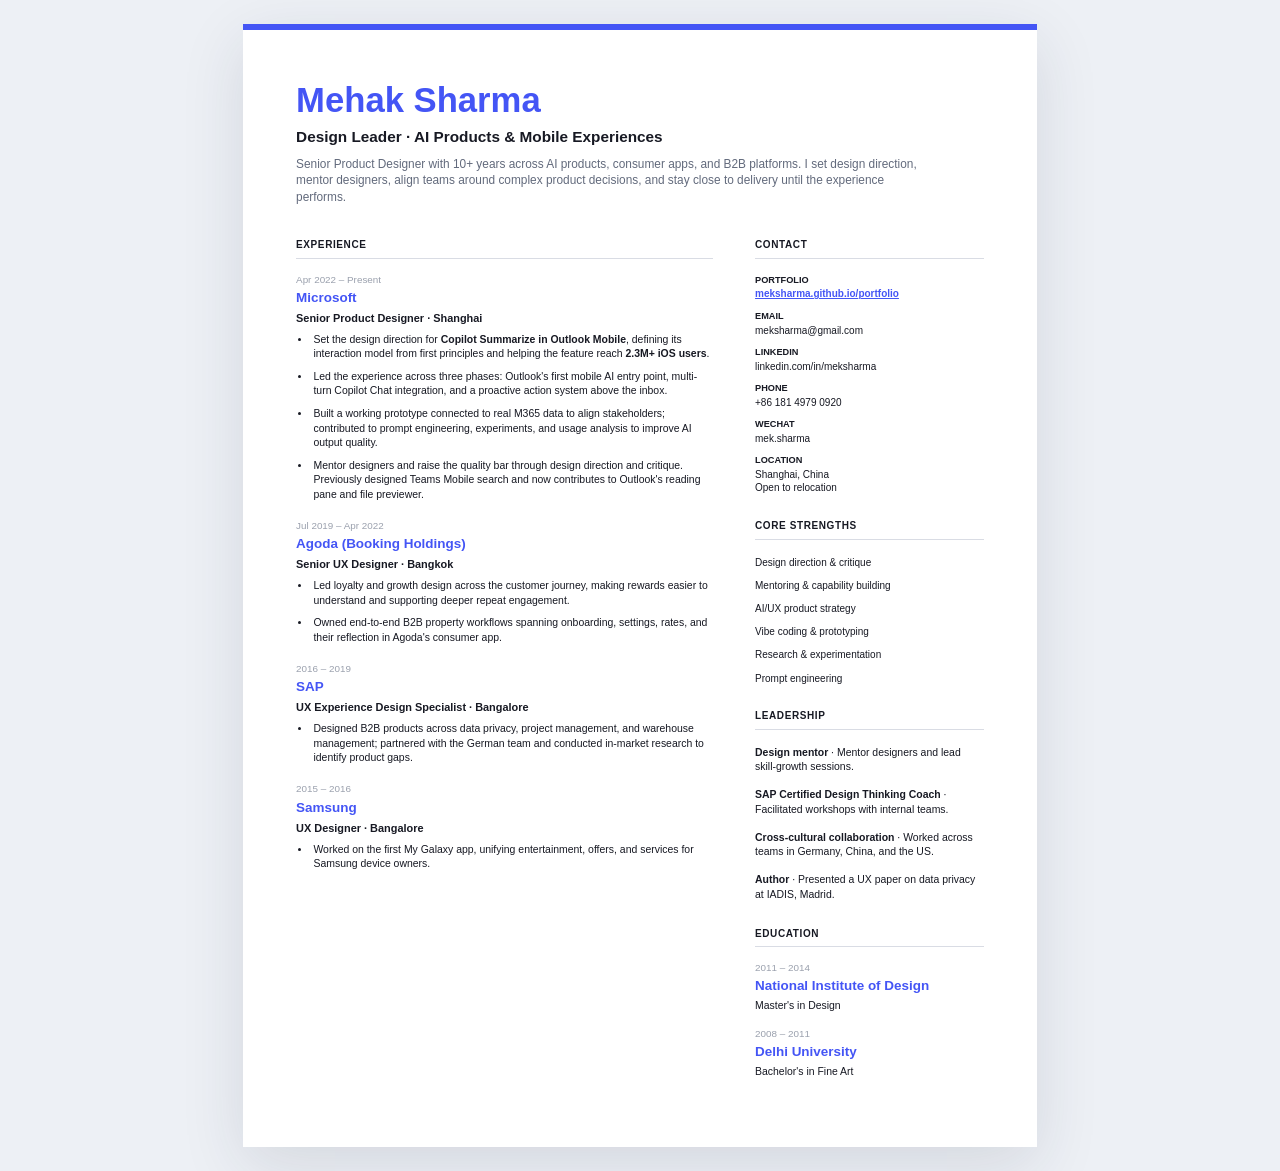
<file: cv.html>
<!DOCTYPE html>
<html lang="en">
<head>
  <meta charset="UTF-8">
  <meta name="viewport" content="width=device-width, initial-scale=1.0">
  <title>Mehak Sharma | CV</title>
  <meta name="description" content="CV of Mehak Sharma, a design leader specialising in AI products and mobile experiences.">
  <style>
    :root {
      --ink: #171923;
      --muted: #626a7c;
      --faint: #9aa0ad;
      --line: #d9dce4;
      --accent: #4455f5;
      --paper: #ffffff;
    }

    * { box-sizing: border-box; }

    @page {
      size: A4 portrait;
      margin: 0;
    }

    html,
    body {
      margin: 0;
      color: var(--ink);
      background: #edf0f5;
      font-family: "SF Pro Display", "SF Pro Text", -apple-system, BlinkMacSystemFont, "Helvetica Neue", sans-serif;
      -webkit-print-color-adjust: exact;
      print-color-adjust: exact;
    }

    body { padding: 24px; }

    .page {
      width: 210mm;
      min-height: 297mm;
      margin: 0 auto;
      padding: 14mm 14mm 12mm;
      background: var(--paper);
      border-top: 1.6mm solid var(--accent);
      box-shadow: 0 18px 60px rgba(30, 38, 62, 0.12);
    }

    .masthead { margin-bottom: 9mm; }

    h1 {
      margin: 0;
      color: var(--accent);
      font-size: 26pt;
      font-weight: 700;
      line-height: 1;
      letter-spacing: 0;
    }

    .role {
      margin: 2.4mm 0 0;
      font-size: 11.5pt;
      font-weight: 650;
      line-height: 1.25;
    }

    .summary {
      max-width: 165mm;
      margin: 2.6mm 0 0;
      color: var(--muted);
      font-size: 8.9pt;
      line-height: 1.42;
    }

    .layout {
      display: grid;
      grid-template-columns: minmax(0, 1.55fr) minmax(58mm, 0.85fr);
      gap: 11mm;
      align-items: start;
    }

    .sidebar {
      padding-left: 0;
    }

    .section + .section { margin-top: 7mm; }

    .section-title {
      margin: 0 0 4.2mm;
      padding-bottom: 2mm;
      border-bottom: 0.35mm solid var(--line);
      font-size: 7.5pt;
      font-weight: 800;
      letter-spacing: 0.06em;
      line-height: 1;
      text-transform: uppercase;
    }

    .job + .job { margin-top: 5mm; }

    .date {
      margin: 0 0 1.4mm;
      color: var(--faint);
      font-size: 7.4pt;
      line-height: 1;
    }

    .company,
    .entry-name {
      margin: 0;
      color: var(--accent);
      font-size: 10.1pt;
      font-weight: 700;
      line-height: 1.2;
    }

    .job-title {
      margin: 1.3mm 0 0;
      font-size: 8.2pt;
      font-weight: 700;
      line-height: 1.32;
    }

    ul {
      margin: 2mm 0 0;
      padding-left: 4mm;
    }

    li {
      padding-left: 0.6mm;
      font-size: 7.85pt;
      line-height: 1.38;
    }

    li + li { margin-top: 2.2mm; }
    strong { font-weight: 700; }
    .entry + .entry { margin-top: 4.2mm; }

    .entry-detail,
    .recognition-item p {
      margin: 1.2mm 0 0;
      font-size: 7.85pt;
      line-height: 1.38;
    }

    .recognition-item + .recognition-item { margin-top: 3.6mm; }

    .contact-list,
    .skills-list {
      display: grid;
      gap: 2.6mm;
      margin: 0;
    }

    .contact-item dt,
    .rail-label {
      margin: 0 0 0.5mm;
      font-size: 6.9pt;
      font-weight: 800;
      line-height: 1.2;
      text-transform: uppercase;
    }

    .contact-item dd,
    .skills-list p {
      margin: 0;
      overflow-wrap: anywhere;
      font-size: 7.5pt;
      line-height: 1.34;
    }

    a {
      color: inherit;
      text-decoration: none;
    }

    .contact-link {
      color: var(--accent);
      font-weight: 700;
      text-decoration: underline;
      text-underline-offset: 1.2px;
    }

    @media print {
      html,
      body {
        width: 210mm;
        height: 297mm;
        background: var(--paper);
      }

      body { padding: 0; }

      .page {
        min-height: 297mm;
        margin: 0;
        box-shadow: none;
      }
    }

    @media screen and (max-width: 700px) {
      body { padding: 0; }

      .page {
        width: 100%;
        min-height: 100vh;
        padding: 32px 24px;
        box-shadow: none;
      }

      .layout { grid-template-columns: 1fr; }

      .sidebar {
        padding-left: 0;
      }
    }
  </style>
</head>
<body>
  <main class="page">
    <header class="masthead">
      <h1>Mehak Sharma</h1>
      <p class="role">Design Leader · AI Products &amp; Mobile Experiences</p>
      <p class="summary">Senior Product Designer with 10+ years across AI products, consumer apps, and B2B platforms. I set design direction, mentor designers, align teams around complex product decisions, and stay close to delivery until the experience performs.</p>
    </header>

    <div class="layout">
      <section class="section" aria-labelledby="experience-title">
        <h2 class="section-title" id="experience-title">Experience</h2>

        <article class="job">
          <p class="date">Apr 2022 – Present</p>
          <h3 class="company">Microsoft</h3>
          <p class="job-title">Senior Product Designer · Shanghai</p>
          <ul>
            <li>Set the design direction for <strong>Copilot Summarize in Outlook Mobile</strong>, defining its interaction model from first principles and helping the feature reach <strong>2.3M+ iOS users</strong>.</li>
            <li>Led the experience across three phases: Outlook's first mobile AI entry point, multi-turn Copilot Chat integration, and a proactive action system above the inbox.</li>
            <li>Built a working prototype connected to real M365 data to align stakeholders; contributed to prompt engineering, experiments, and usage analysis to improve AI output quality.</li>
            <li>Mentor designers and raise the quality bar through design direction and critique. Previously designed Teams Mobile search and now contributes to Outlook's reading pane and file previewer.</li>
          </ul>
        </article>

        <article class="job">
          <p class="date">Jul 2019 – Apr 2022</p>
          <h3 class="company">Agoda (Booking Holdings)</h3>
          <p class="job-title">Senior UX Designer · Bangkok</p>
          <ul>
            <li>Led loyalty and growth design across the customer journey, making rewards easier to understand and supporting deeper repeat engagement.</li>
            <li>Owned end-to-end B2B property workflows spanning onboarding, settings, rates, and their reflection in Agoda's consumer app.</li>
          </ul>
        </article>

        <article class="job">
          <p class="date">2016 – 2019</p>
          <h3 class="company">SAP</h3>
          <p class="job-title">UX Experience Design Specialist · Bangalore</p>
          <ul>
            <li>Designed B2B products across data privacy, project management, and warehouse management; partnered with the German team and conducted in-market research to identify product gaps.</li>
          </ul>
        </article>

        <article class="job">
          <p class="date">2015 – 2016</p>
          <h3 class="company">Samsung</h3>
          <p class="job-title">UX Designer · Bangalore</p>
          <ul>
            <li>Worked on the first My Galaxy app, unifying entertainment, offers, and services for Samsung device owners.</li>
          </ul>
        </article>
      </section>

      <aside class="sidebar" aria-label="Profile details">
        <section class="section" aria-labelledby="contact-title">
          <h2 class="section-title" id="contact-title">Contact</h2>
          <dl class="contact-list">
            <div class="contact-item">
              <dt>Portfolio</dt>
              <dd><a class="contact-link" href="https://meksharma.github.io/portfolio/">meksharma.github.io/<wbr>portfolio</a></dd>
            </div>
            <div class="contact-item">
              <dt>Email</dt>
              <dd><a href="mailto:meksharma@gmail.com">meksharma@<wbr>gmail.com</a></dd>
            </div>
            <div class="contact-item">
              <dt>LinkedIn</dt>
              <dd><a href="https://www.linkedin.com/in/meksharma/">linkedin.com/in/<wbr>meksharma</a></dd>
            </div>
            <div class="contact-item">
              <dt>Phone</dt>
              <dd><a href="tel:+8618149790920">+86 181 4979 0920</a></dd>
            </div>
            <div class="contact-item">
              <dt>WeChat</dt>
              <dd>mek.sharma</dd>
            </div>
            <div class="contact-item">
              <dt>Location</dt>
              <dd>Shanghai, China<br>Open to relocation</dd>
            </div>
          </dl>
        </section>

        <section class="section" aria-labelledby="strengths-title">
          <h2 class="section-title" id="strengths-title">Core Strengths</h2>
          <div class="skills-list">
            <p>Design direction &amp; critique</p>
            <p>Mentoring &amp; capability building</p>
            <p>AI/UX product strategy</p>
            <p>Vibe coding &amp; prototyping</p>
            <p>Research &amp; experimentation</p>
            <p>Prompt engineering</p>
          </div>
        </section>

        <section class="section" aria-labelledby="recognition-title">
          <h2 class="section-title" id="recognition-title">Leadership</h2>
          <div class="recognition-item">
            <p><strong>Design mentor</strong> · Mentor designers and lead skill-growth sessions.</p>
          </div>
          <div class="recognition-item">
            <p><strong>SAP Certified Design Thinking Coach</strong> · Facilitated workshops with internal teams.</p>
          </div>
          <div class="recognition-item">
            <p><strong>Cross-cultural collaboration</strong> · Worked across teams in Germany, China, and the US.</p>
          </div>
          <div class="recognition-item">
            <p><strong>Author</strong> · Presented a UX paper on data privacy at IADIS, Madrid.</p>
          </div>
        </section>

        <section class="section" aria-labelledby="education-title">
          <h2 class="section-title" id="education-title">Education</h2>
          <article class="entry">
            <p class="date">2011 – 2014</p>
            <h3 class="entry-name">National Institute of Design</h3>
            <p class="entry-detail">Master's in Design</p>
          </article>
          <article class="entry">
            <p class="date">2008 – 2011</p>
            <h3 class="entry-name">Delhi University</h3>
            <p class="entry-detail">Bachelor's in Fine Art</p>
          </article>
        </section>
      </aside>
    </div>
  </main>
</body>
</html>
</file>
